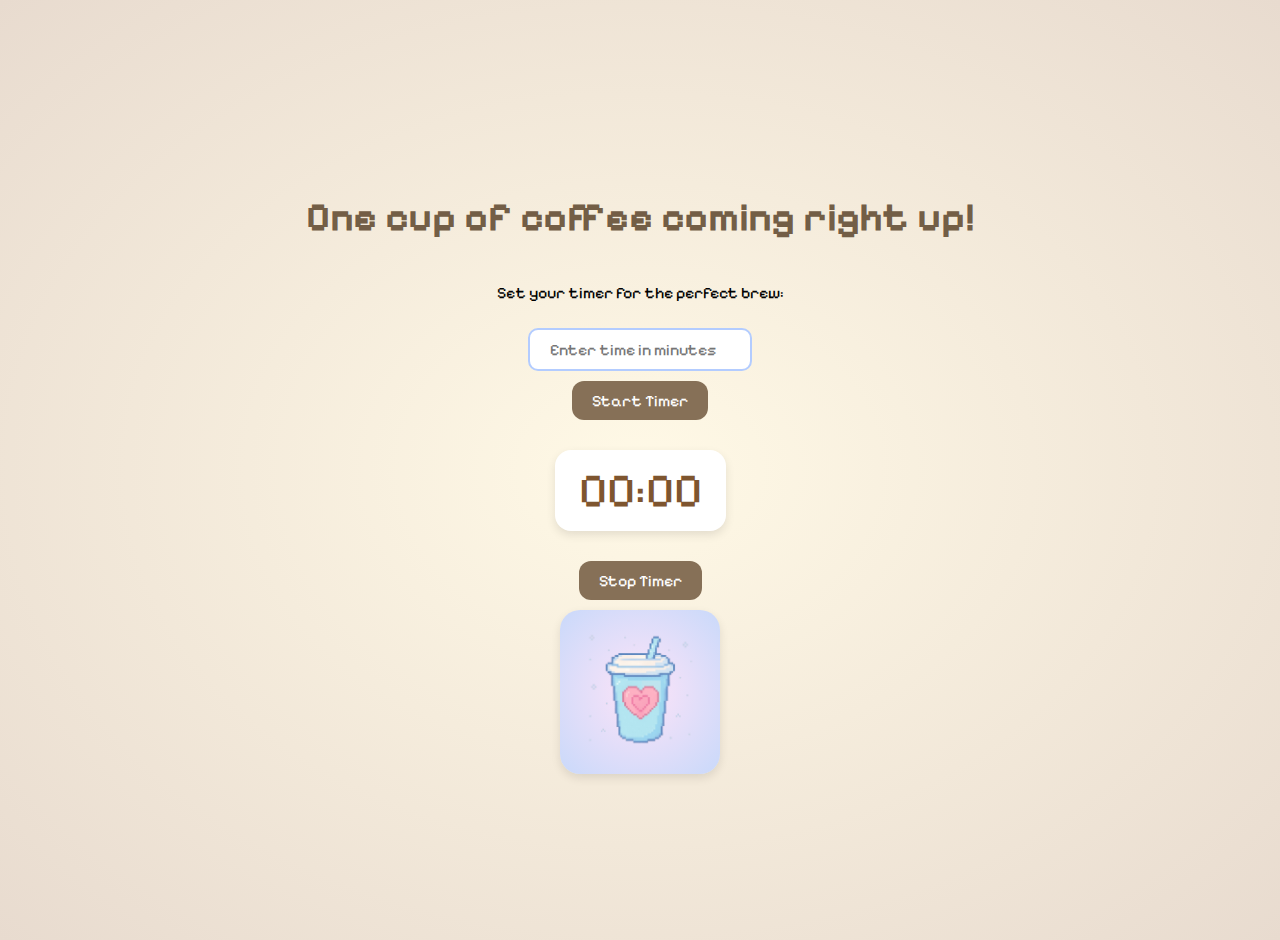
<file: coffee-timer.html>
<!DOCTYPE html>
<html>
    <head>
        <link rel="stylesheet" href="coffee-timer.css">
        <title>Coffee Timer! ☕</title>
        
    </head>
    <body>
        <h1>One cup of coffee coming right up!</h1>
        <p>Set your timer for the perfect brew:</p>
            <input type="number" id="timerInput" placeholder="Enter time in minutes">
            <button id="startTimerBtn">Start Timer</button>
            <div id="timerDisplay">00:00</div>
            <button id="stopTimerBtn">Stop Timer</button>
                <div class="rect">
                    <img src="coffee-cup.png" alt="coffee cup image" class="orderImgs">
                </div>
        
    </body>
</file>
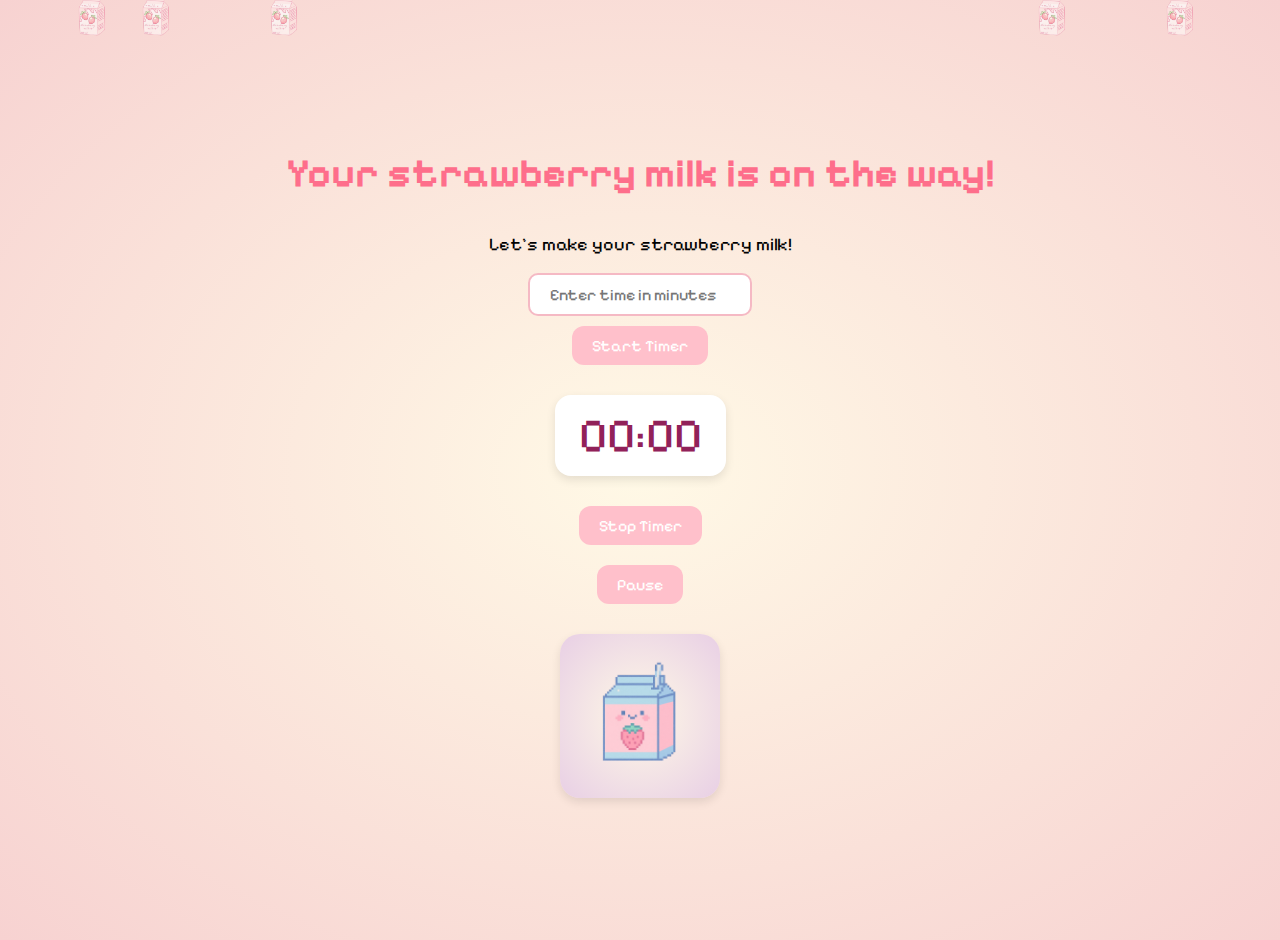
<file: milk-timer.html>
<!DOCTYPE html>
<html>
    <head>
        <link rel="stylesheet" href="milk-timer.css">
        <title>🍓</title>
        
    </head>
    <body>
        <h1>Your strawberry milk is on the way!</h1>
        <p>Let's make your strawberry milk!</p>
            <input type="number" id="timerMilkInput" placeholder="Enter time in minutes">
            <button id="startMilkTimerBtn">Start Timer</button>
            <div id="timerMilkDisplay">00:00</div>
            <button id="stopMilkTimerBtn">Stop Timer</button>
            <button id="pauseMilkTimerBtn">Pause</button>
                <div class="rect">
                    <img src="strawberry-milk.png" alt="strawberry milk image" class="orderImgs">
                </div>
        <script src="milk-timer.js"></script>

        <div class="falling-container">
  <div class="bean" style="left: 10%; animation-delay: 0s;"></div>
  <div class="bean" style="left: 90%; animation-delay: 1s;"></div>
  <div class="bean" style="left: 20%; animation-delay: 2s;"></div>
  <div class="bean" style="left: 80%; animation-delay: 3s;"></div>
  <div class="bean" style="left: 5%; animation-delay: 4s;"></div>
</div>
    </body>
</file>
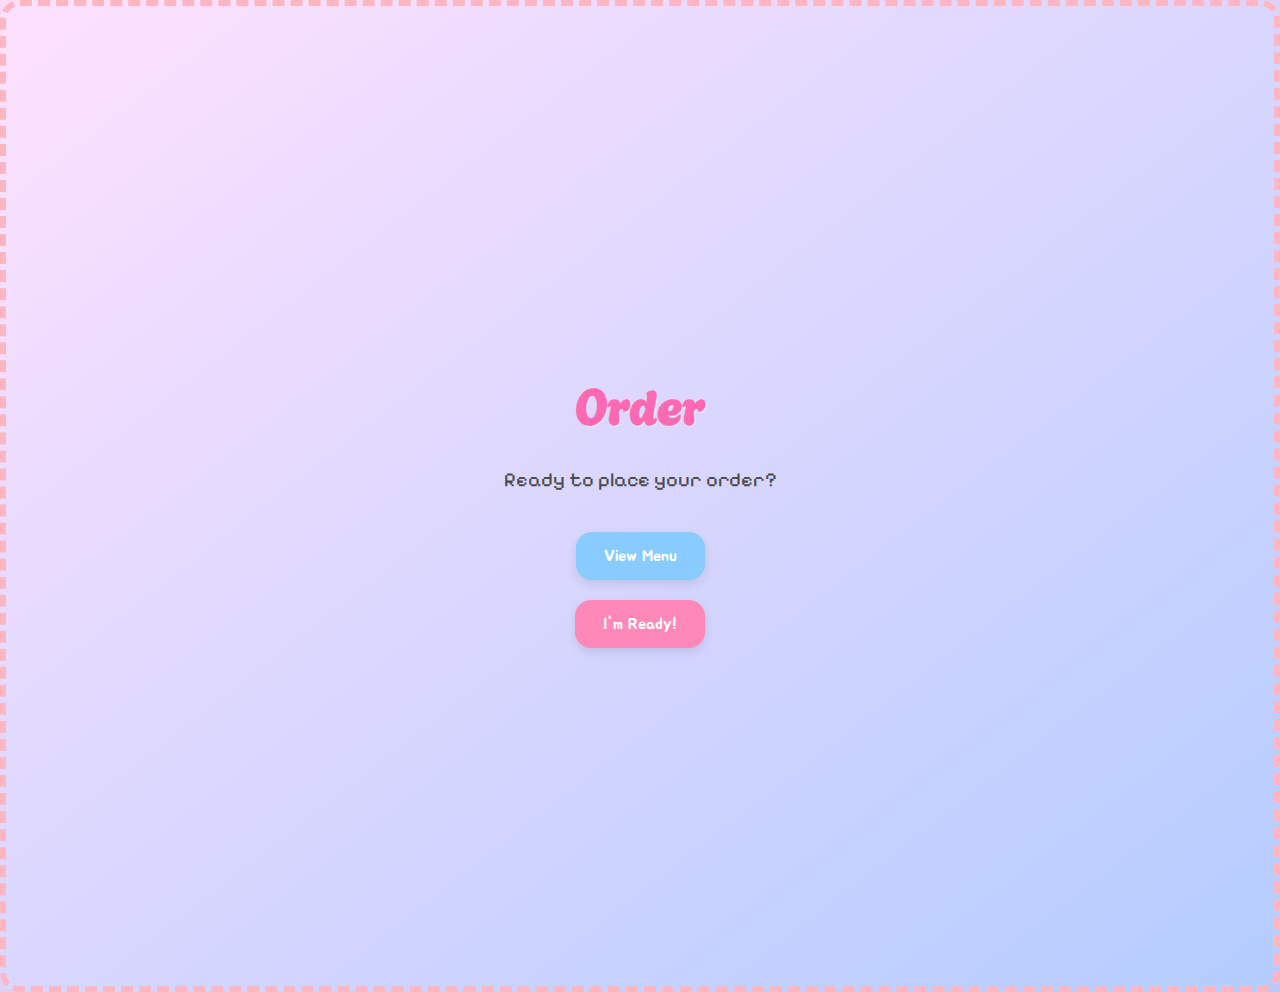
<file: order.html>
<!DOCTYPE html>
<html>
    <head>
        <link rel="stylesheet" href="orderpg.css">
        <title>Order</title>
    </head>
    <body>
        <h1>Order</h1>
        <p>Ready to place your order?</p>
        <button class="button" onclick="location.href='menu.html'">View Menu</button>
        <button class="readyOrder" onclick="location.href='orderpg.html'">I'm Ready!</button>

    </body>
</html>
</file>
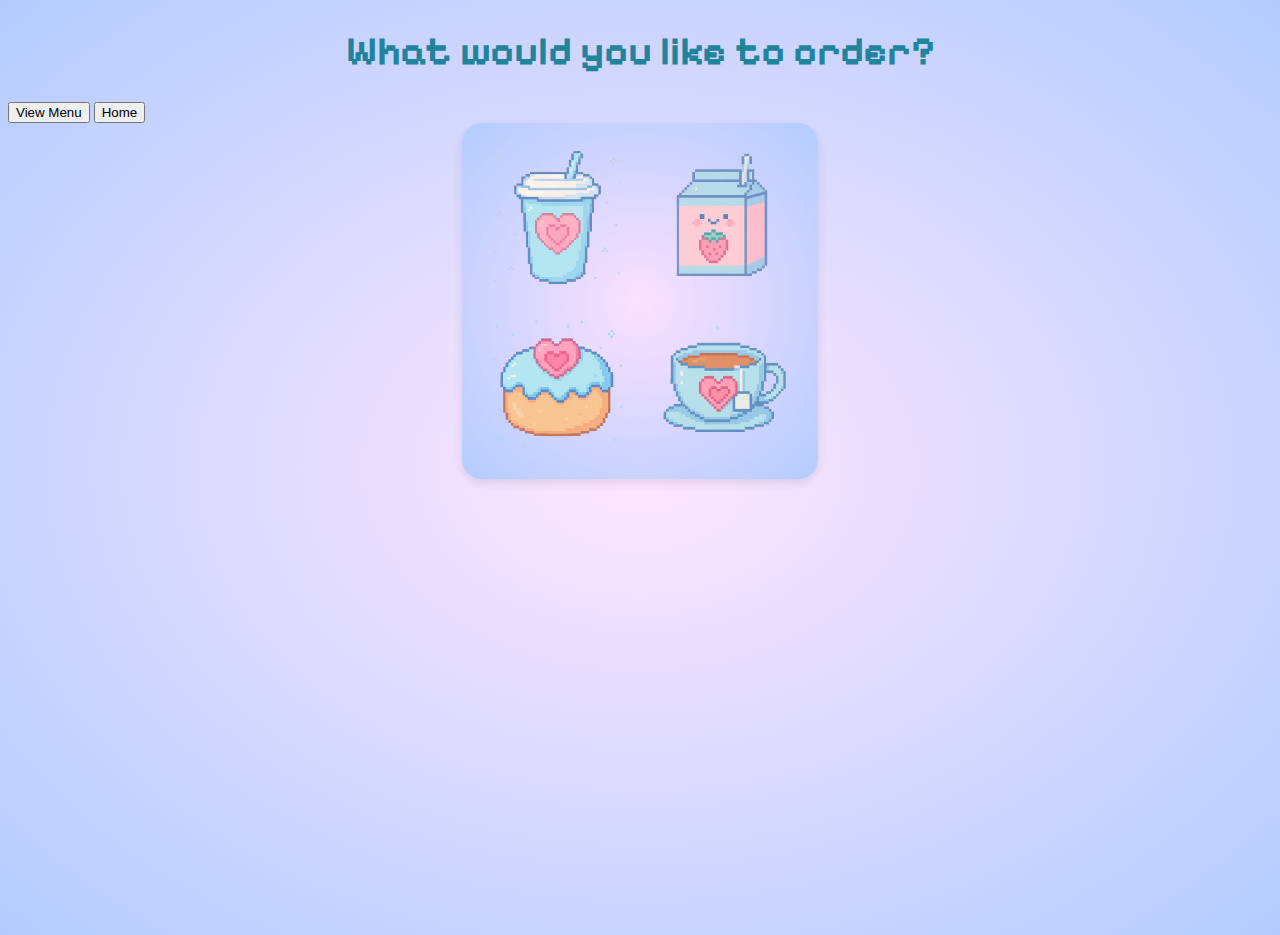
<file: orderpg.html>
<!DOCTYPE html>
<html>
    <head>
        <link rel="stylesheet" href="order.css">
        <title>Order Page</title>
    </head>
    <body>
        <h1>What would you like to order?</h1>
        <div class="button-group">
  <button onclick="location.href='menu.html'" class="button">View Menu</button>
  <button onclick="location.href='index.html'" class="home">Home</button>
</div>

        <div class="rect">
            <div class="orderGrid">
                <img src="coffee-cup.png" onclick="location.href='coffee-timer.html'" alt="coffee cup image" class="orderImgs">
                <img src="strawberry-milk.png" onclick="location.href='milk-timer.html'" alt="strawberry milk image" class="orderImgs">
                <img src="pastry.png" onclick="location.href='pastry-timer.html'" alt="pastry image" class="orderImgs">
                <img src="teacup.png" onclick="location.href='tea-timer.html'" alt="tea cup image" class="orderImgs">
            </div>
        </div>
        
    </body>
</file>
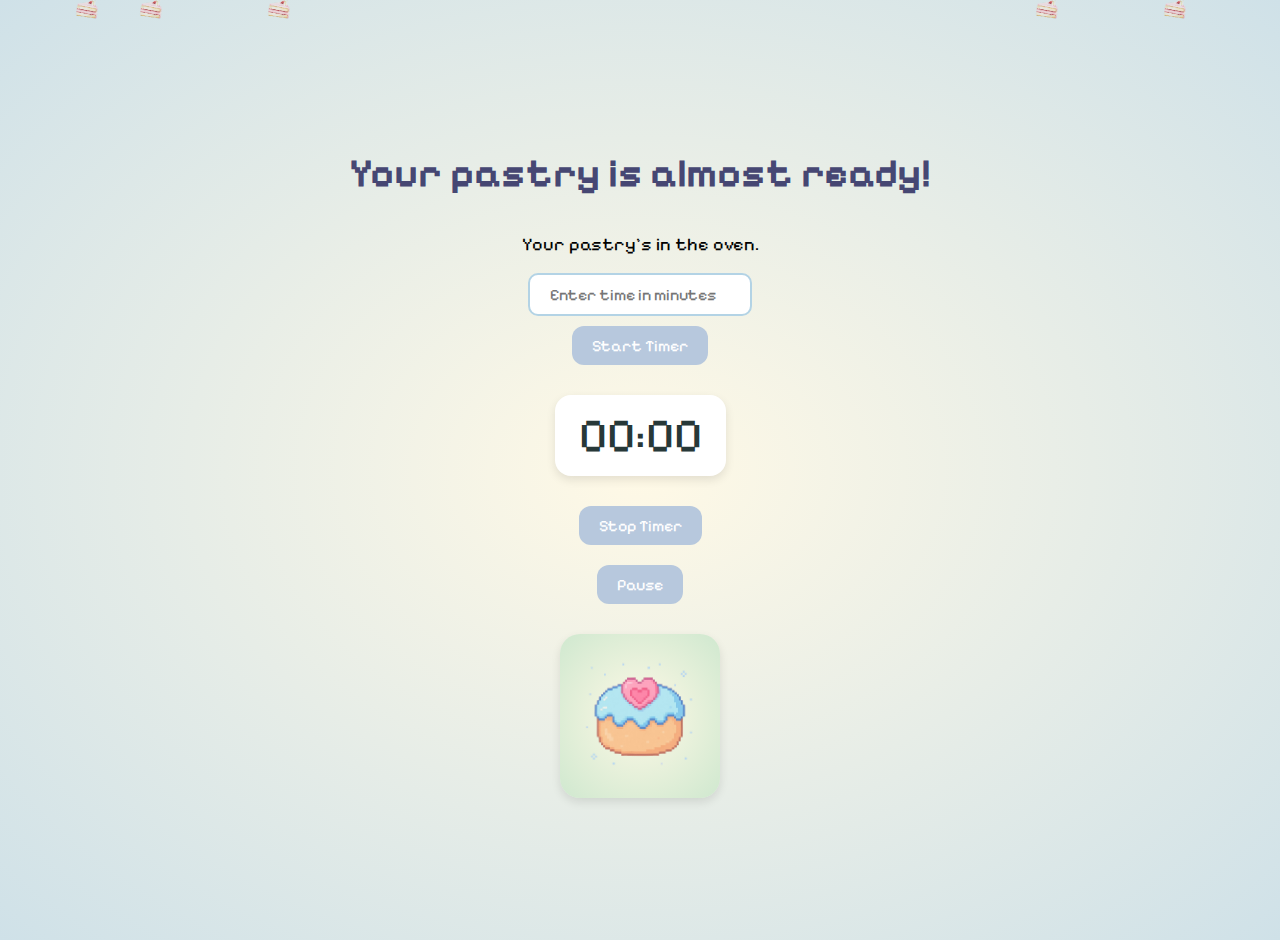
<file: pastry-timer.html>
<!DOCTYPE html>
<html>
    <head>
        <link rel="stylesheet" href="pastry-timer.css">
        <title>🥐</title>
        
    </head>
    <body>
        <h1>Your pastry is almost ready!</h1>
        <p>Your pastry's in the oven.</p>
            <input type="number" id="timerInput" placeholder="Enter time in minutes">
            <button id="startTimerBtn">Start Timer</button>
            <div id="timerDisplay">00:00</div>
            <button id="stopTimerBtn">Stop Timer</button>
            <button id="pauseTimerBtn">Pause</button>
                <div class="rect">
                    <img src="pastry.png" alt="pastry image" id="staticCoffee" class="orderImgs">
                    <img src="pastry1.png" alt="animated pastry 1" id="pastryFrame1" class="orderImgs animated-pastry" hidden>
                </div>
        <script src="pastry-timer.js"></script>
        <div class="falling-container">
  <div class="bean" style="left: 10%; animation-delay: 0s;"></div>
  <div class="bean" style="left: 90%; animation-delay: 1s;"></div>
  <div class="bean" style="left: 20%; animation-delay: 2s;"></div>
  <div class="bean" style="left: 80%; animation-delay: 3s;"></div>
  <div class="bean" style="left: 5%; animation-delay: 4s;"></div>
</div>


    </body>
</file>
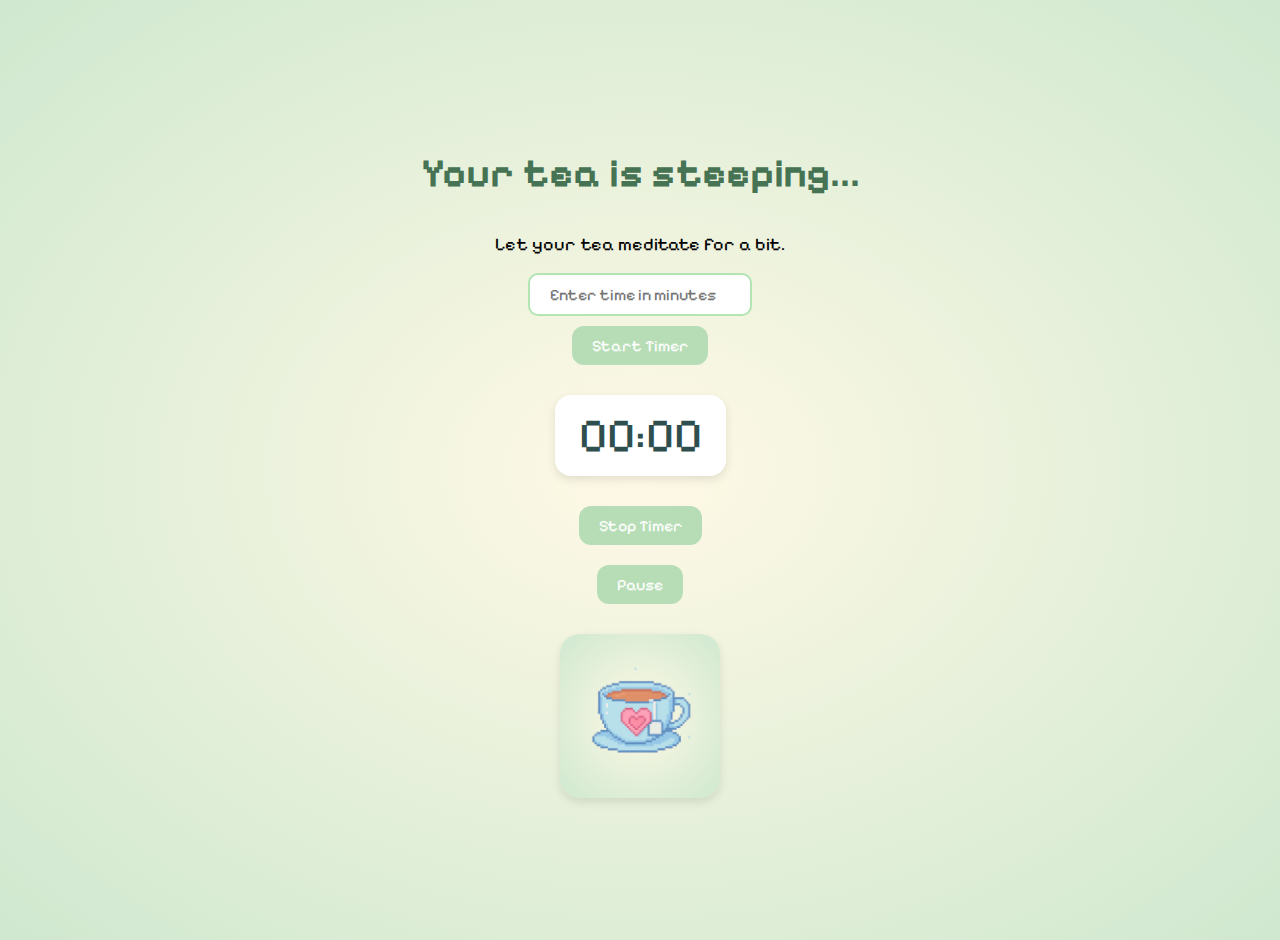
<file: tea-timer.html>
<!DOCTYPE html>
<html>
<head>
  <link rel="stylesheet" href="tea-timer.css">
  <title>🍵</title>
</head>
<body>
  <h1>Your tea is steeping...</h1>
  <p>Let your tea meditate for a bit.</p>
  
  <input type="number" id="timerInput" placeholder="Enter time in minutes">
  <button id="startTimerBtn">Start Timer</button>
  <div id="timerDisplay">00:00</div>
  <button id="stopTimerBtn">Stop Timer</button>
  <button id="pauseTimerBtn">Pause</button>

  <div class="rect" id="imageContainer">
  <img src="teacup.png" alt="tea cup image" id="staticTea" class="orderImgs">
  <img src="tea1.png" alt="animated tea 1" id="teaFrame1" class="orderImgs animated-tea" hidden>
  <img src="tea2.png" alt="animated tea 2" id="teaFrame2" class="orderImgs animated-tea" hidden>
</div>

  <script src="tea-timer.js"></script>

  <div class="falling-container">
  <div class="bean" style="left: 10%; animation-delay: 0s;"></div>
  <div class="bean" style="left: 90%; animation-delay: 1s;"></div>
  <div class="bean" style="left: 20%; animation-delay: 2s;"></div>
  <div class="bean" style="left: 80%; animation-delay: 3s;"></div>
  <div class="bean" style="left: 5%; animation-delay: 4s;"></div>
</div>
</body>
</html>
</file>
<file: coffee-timer.css>
@import url('https://fonts.googleapis.com/css2?family=Pixelify+Sans:wght@400..700&display=swap');
@import url('https://fonts.googleapis.com/css2?family=Bodoni+Moda:ital,opsz,wght@0,6..96,400..900;1,6..96,400..900&family=Pixelify+Sans:wght@400..700&display=swap');

body {
  height: 100vh;
  background: radial-gradient(#fff9e6, #e8dbcf); /* soft tea colors */
  position: relative;
  display: flex;
  flex-direction: column;
  align-items: center;
  justify-content: center;
  font-family: "Pixelify Sans", sans-serif;
  margin: 0;
  padding: 20px;
}

h1 {
  color: #735e46;
  font-size: 40px;
  text-align: center;
}


.rect {
    background: radial-gradient(#ffe1fed0, #c9d9fa); 
  border-radius: 20px;         /* soft round edges */
  padding: 20px;
  width: fit-content;          /* only as wide as content */
  margin: 0 auto;              /* center it */
  box-shadow: 0px 4px 10px rgba(0, 0, 0, 0.1); /* optional soft shadow */
}

#timerDisplay {
  font-size: 48px;
  font-family: "Pixelify Sans", sans-serif;
  color: #7e552f;
  background-color: #fff;
  padding: 12px 24px;
  border-radius: 16px;
  width: fit-content;
  margin: 20px auto;
  box-shadow: 0 4px 10px rgba(0, 0, 0, 0.1);
}


button {
  background-color: #867057;
  color: white;
  font-family: "Pixelify Sans", sans-serif;
  padding: 10px 20px;
  border: none;
  border-radius: 12px;
  cursor: pointer;
  font-size: 16px;
  margin: 10px;
  transition: transform 0.2s ease;
}

button:hover {
  background-color: #75614a;
  transform: scale(1.05);
}

input[type="number"] {
  font-family: "Pixelify Sans", sans-serif;
  padding: 10px;
  border: 2px solid #b3ccff;
  border-radius: 10px;
  font-size: 16px;
  width: 200px;
  text-align: center;
  margin-top: 10px;
  background-color: #fff;
}

.orderImgs {
  width: 120px;
}
</file>
<file: milk-timer.css>
@import url('https://fonts.googleapis.com/css2?family=Pixelify+Sans:wght@400..700&display=swap');
@import url('https://fonts.googleapis.com/css2?family=Bodoni+Moda:ital,opsz,wght@0,6..96,400..900;1,6..96,400..900&family=Pixelify+Sans:wght@400..700&display=swap');
@import url('https://fonts.googleapis.com/css2?family=Agbalumo&display=swap');
@import url('https://fonts.googleapis.com/css2?family=Jua&display=swap');

::selection {
  background: #ffc0cb; /* light pink */
  color: #333; /* dark text */
}
body {
  height: 100vh;
  background: radial-gradient(#fff9e6, #f7d2d1); /* soft tea colors */
  position: relative;
  display: flex;
  flex-direction: column;
  align-items: center;
  justify-content: center;
  font-family: "Pixelify Sans", sans-serif;
  margin: 0;
  padding: 20px;
}

h1 {
  color: #fe6e8b;
  font-size: 40px;
  text-align: center;
}

p {
  text-align: center;
  font-size: 18px;
  margin-top: 10px;
}

#timerMilkDisplay {
  font-size: 48px;
  color: #912159;
  background-color: #fff;
  padding: 12px 24px;
  border-radius: 16px;
  width: fit-content;
  margin: 20px auto;
  box-shadow: 0 4px 10px rgba(0, 0, 0, 0.1);
}

input[type="number"] {
  padding: 10px;
  border: 2px solid #f5b9c4;
  border-radius: 10px;
  font-size: 16px;
  width: 200px;
  text-align: center;
  background-color: #fff;
  font-family: "Pixelify Sans", sans-serif;
}

button {
  background-color: #ffc0cb;
  color: white;
  font-family: "Pixelify Sans", sans-serif;
  padding: 10px 20px;
  border: none;
  border-radius: 12px;
  cursor: pointer;
  font-size: 16px;
  margin: 10px;
  transition: transform 0.2s ease;
}

button:hover {
  background-color: #fe6e8b;
  transform: scale(1.05);
}

.rect {
  background: radial-gradient(#fff9e6, #e8cfe5);
  border-radius: 20px;
  padding: 20px;
  width: fit-content;
  margin: 20px auto;
  box-shadow: 0px 4px 10px rgba(0, 0, 0, 0.1);
}

.orderImgs {
  width: 120px;
}

.falling-container {
  position: fixed;
  top: 0;
  left: 0;
  width: 100%;
  height: 100%;
  pointer-events: none;
  overflow: hidden;
  z-index: 1000;
}

.bean {
  position: absolute;
  top: -30px;
  width: 90px;
  height: 90px;
  background-image: url('milkberryTransp.png'); /* replace with your image path */
  background-size: contain;
  background-repeat: no-repeat;
  opacity: 0.7;
  animation: fall-bean 8s linear infinite;
}

@keyframes fall-bean {
  0% {
    transform: translateY(0) rotate(0deg);
    opacity: 0;
  }
  10% {
    opacity: 1;
  }
  100% {
    transform: translateY(100vh) rotate(360deg);
    opacity: 0;
  }
}
</file>
<file: orderpg.css>
@import url('https://fonts.googleapis.com/css2?family=Jua&display=swap');
@import url('https://fonts.googleapis.com/css2?family=Pixelify+Sans&display=swap');
@import url('https://fonts.googleapis.com/css2?family=Agbalumo&display=swap');
@import url('https://fonts.googleapis.com/css2?family=Bodoni+Moda:ital,opsz,wght@0,6..96,400..900;1,6..96,400..900&family=Pixelify+Sans:wght@400..700&display=swap');

body {
  font-family: "Pixelify Sans", cursive;
  background: linear-gradient(to bottom right, #ffe1fe, #b3ccff);
  height: 100vh;
  margin: 0;
  padding: 40px;
  display: flex;
  flex-direction: column;
  align-items: center;
  justify-content: center;
  border: 6px dashed #ffb6c1;
  border-radius: 20px;
  box-shadow: 0 0 20px rgba(255, 182, 193, 0.5);
}

h1 {
  font-family: "Agbalumo", serif;
  font-size: 48px;
  color: #ff69b4;
  margin-bottom: 10px;
  text-shadow: 1px 1px #fff0f5;
}

p {
  font-size: 20px;
  color: #4b4b4b;
  margin-bottom: 30px;
}

/* 🌸 Shared Button Styles */
button {
  font-family: "Jua", sans-serif;
  padding: 14px 28px;
  font-size: 16px;
  border: none;
  border-radius: 16px;
  cursor: pointer;
  margin: 10px;
  transition: all 0.3s ease;
  box-shadow: 0 4px 10px rgba(0,0,0,0.1);
}

/* ☕ View Menu Button */
.button {
  background-color: #88ccff;
  color: white;
}

.button:hover {
  background-color: #5daeff;
  transform: scale(1.05);
}

/* 🍰 I'm Ready Button */
.readyOrder {
  background-color: #ff88b8;
  color: white;
}

.readyOrder:hover {
  background-color: #ff6fa4;
  transform: scale(1.05);
}
</file>
<file: order.css>
@import url('https://fonts.googleapis.com/css2?family=Pixelify+Sans:wght@400..700&display=swap');
@import url('https://fonts.googleapis.com/css2?family=Bodoni+Moda:ital,opsz,wght@0,6..96,400..900;1,6..96,400..900&family=Pixelify+Sans:wght@400..700&display=swap');


h1 {
    color: hsl(192, 65%, 37%);
    font-family: "Pixelify Sans", sans-serif;
    text-align:center;
    font-size: 40px;
}
body{
    height: 100vh;
    background: radial-gradient(#ffe1fed0,#b3ccff);
    position: relative;
}

.orderGrid {
  display: grid;
  grid-template-columns: repeat(2, 1fr); /* 2 columns */
  gap: 16px; /* space between images */
  justify-items: center;
}

.orderImgs {
  width: 150px;
}

.orderImgs:hover {
    transform: scale(1.1); /* zoom effect on hover */
    transition: transform 0.3s ease; /* smooth transition */
}

.rect {
    background: radial-gradient(#ffe1fed0, #b3ccff); 
  border-radius: 20px;         /* soft round edges */
  padding: 20px;
  width: fit-content;          /* only as wide as content */
  margin: 0 auto;              /* center it */
  box-shadow: 0px 4px 10px rgba(0, 0, 0, 0.1); /* optional soft shadow */
}
</file>
<file: pastry-timer.css>
@import url('https://fonts.googleapis.com/css2?family=Pixelify+Sans:wght@400..700&display=swap');

body {
  height: 100vh;
  background: radial-gradient(#fff9e6, #cfe1e8); /* soft tea colors */
  position: relative;
  display: flex;
  flex-direction: column;
  align-items: center;
  justify-content: center;
  font-family: "Pixelify Sans", sans-serif;
  margin: 0;
  padding: 20px;
}

h1 {
  color: #464773;
  font-size: 40px;
  text-align: center;
}

p {
  text-align: center;
  font-size: 18px;
  margin-top: 10px;
}

#timerDisplay {
  font-size: 48px;
  color: #273838;
  background-color: #fff;
  padding: 12px 24px;
  border-radius: 16px;
  width: fit-content;
  margin: 20px auto;
  box-shadow: 0 4px 10px rgba(0, 0, 0, 0.1);
}

input[type="number"] {
  padding: 10px;
  border: 2px solid #b3d3e5;
  border-radius: 10px;
  font-size: 16px;
  width: 200px;
  text-align: center;
  background-color: #fff;
  font-family: "Pixelify Sans", sans-serif;
}

button {
  background-color: #b7c8dd;
  color: white;
  font-family: "Pixelify Sans", sans-serif;
  padding: 10px 20px;
  border: none;
  border-radius: 12px;
  cursor: pointer;
  font-size: 16px;
  margin: 10px;
  transition: transform 0.2s ease;
}

button:hover {
  background-color: #98a3c7;
  transform: scale(1.05);
}

.rect {
  background: radial-gradient(#fff9e6, #cfe8cf);
  border-radius: 20px;
  padding: 20px;
  width: fit-content;
  margin: 20px auto;
  box-shadow: 0px 4px 10px rgba(0, 0, 0, 0.1);
}

.orderImgs {
  width: 120px;
}

.falling-container {
  position: fixed;
  top: 0;
  left: 0;
  width: 100%;
  height: 100%;
  pointer-events: none;
  overflow: hidden;
  z-index: 1000;
}

.bean {
  position: absolute;
  top: -30px;
  width: 90px;
  height: 90px;
  background-image: url('pastryTransp.png'); /* replace with your image path */
  background-size: contain;
  background-repeat: no-repeat;
  opacity: 0.7;
  animation: fall-bean 8s linear infinite;
}

@keyframes fall-bean {
  0% {
    transform: translateY(0) rotate(0deg);
    opacity: 0;
  }
  10% {
    opacity: 1;
  }
  100% {
    transform: translateY(100vh) rotate(360deg);
    opacity: 0;
  }
}
</file>
<file: tea-timer.css>
@import url('https://fonts.googleapis.com/css2?family=Pixelify+Sans:wght@400..700&display=swap');

body {
  height: 100vh;
  background: radial-gradient(#fff9e6, #cfe8cf); /* soft tea colors */
  position: relative;
  display: flex;
  flex-direction: column;
  align-items: center;
  justify-content: center;
  font-family: "Pixelify Sans", sans-serif;
  margin: 0;
  padding: 20px;
}

h1 {
  color: #467353;
  font-size: 40px;
  text-align: center;
}

p {
  text-align: center;
  font-size: 18px;
  margin-top: 10px;
}

#timerDisplay {
  font-size: 48px;
  color: #2f4f4f;
  background-color: #fff;
  padding: 12px 24px;
  border-radius: 16px;
  width: fit-content;
  margin: 20px auto;
  box-shadow: 0 4px 10px rgba(0, 0, 0, 0.1);
}

input[type="number"] {
  padding: 10px;
  border: 2px solid #b3e5b3;
  border-radius: 10px;
  font-size: 16px;
  width: 200px;
  text-align: center;
  background-color: #fff;
  font-family: "Pixelify Sans", sans-serif;
}

button {
  background-color: #b7ddb7;
  color: white;
  font-family: "Pixelify Sans", sans-serif;
  padding: 10px 20px;
  border: none;
  border-radius: 12px;
  cursor: pointer;
  font-size: 16px;
  margin: 10px;
  transition: transform 0.2s ease;
}

button:hover {
  background-color: #98c798;
  transform: scale(1.05);
}

.rect {
  background: radial-gradient(#fff9e6, #cfe8cf);
  border-radius: 20px;
  padding: 20px;
  width: fit-content;
  margin: 20px auto;
  box-shadow: 0px 4px 10px rgba(0, 0, 0, 0.1);
}

.orderImgs {
  width: 120px;
}
</file>
